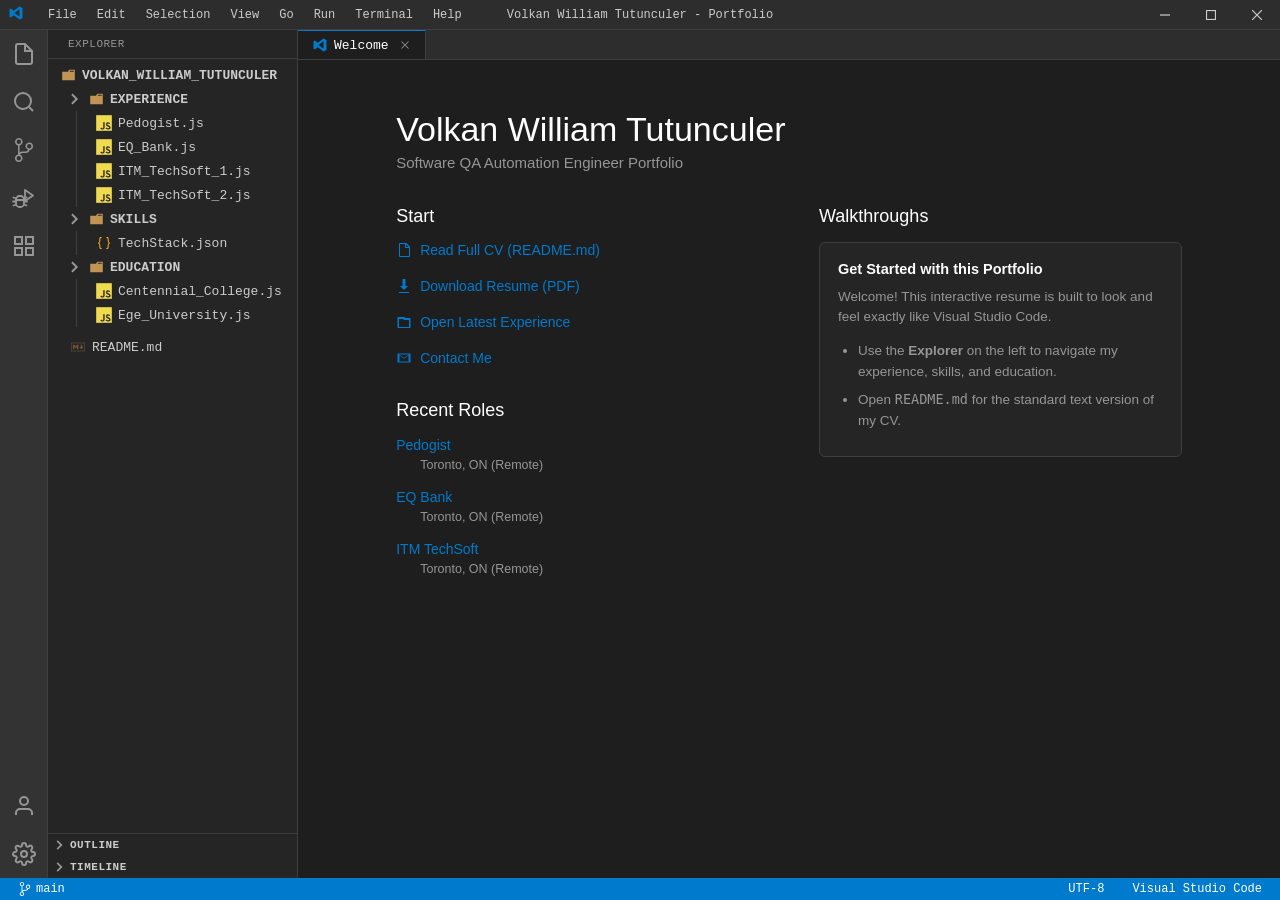
<file: index.html>
<!doctype html>
<html lang="en">
  <head>
    <meta charset="UTF-8" />
    <meta name="viewport" content="width=device-width, initial-scale=1.0" />
    <title>Volkan William Tutunculer - Portfolio</title>
    <link rel="stylesheet" href="style.css" />
  </head>

  <body>
    <div class="vscode-container">
      <div class="title-bar">
        <div class="title-bar-left">
          <div class="hamburger-menu" id="hamburger-btn">
            <svg
              viewBox="0 0 24 24"
              fill="none"
              stroke="currentColor"
              stroke-width="2"
            >
              <line x1="3" y1="12" x2="21" y2="12"></line>
              <line x1="3" y1="6" x2="21" y2="6"></line>
              <line x1="3" y1="18" x2="21" y2="18"></line>
            </svg>
          </div>
          <div class="title-bar-icon">
            <svg
              viewBox="0 0 16 16"
              fill="none"
              xmlns="http://www.w3.org/2000/svg"
            >
              <path
                d="M11.5 1.5L5.76 5.76L2.72 3.4L1.5 4.16V11.84L2.72 12.6L5.76 10.24L11.5 14.5L14.5 13.12V2.88L11.5 1.5ZM11.5 11.72L6.48 8L11.5 4.28V11.72Z"
                fill="currentColor"
              />
            </svg>
          </div>
          <div class="title-bar-menu">
            <span>File</span><span>Edit</span><span>Selection</span
            ><span>View</span><span>Go</span><span>Run</span
            ><span>Terminal</span><span>Help</span>
          </div>
        </div>
        <div class="title-bar-center">
          Volkan William Tutunculer - Portfolio
        </div>
        <div class="title-bar-right">
          <button class="title-bar-button">
            <svg viewBox="0 0 10 10" fill="none" stroke="currentColor">
              <path d="M0,5 H10" />
            </svg>
          </button>
          <button class="title-bar-button">
            <svg viewBox="0 0 10 10" fill="none" stroke="currentColor">
              <rect x="0.5" y="0.5" width="9" height="9" />
            </svg>
          </button>
          <button class="title-bar-button close">
            <svg viewBox="0 0 10 10" fill="none" stroke="currentColor">
              <path d="M0,0 L10,10 M10,0 L0,10" />
            </svg>
          </button>
        </div>
      </div>

      <div class="activity-bar">
        <div class="activity-bar-top">
          <div class="activity-bar-item" title="Explorer">
            <svg
              viewBox="0 0 24 24"
              fill="none"
              stroke="currentColor"
              stroke-width="2"
            >
              <path
                d="M13 2H6a2 2 0 0 0-2 2v16a2 2 0 0 0 2 2h12a2 2 0 0 0 2-2V9z"
              />
              <polyline points="13 2 13 9 20 9" />
            </svg>
          </div>
          <div class="activity-bar-item" title="Search">
            <svg
              viewBox="0 0 24 24"
              fill="none"
              stroke="currentColor"
              stroke-width="2"
            >
              <circle cx="11" cy="11" r="8" />
              <path d="m21 21-4.35-4.35" />
            </svg>
          </div>
          <div class="activity-bar-item" title="Source Control">
            <svg viewBox="0 0 24 24" fill="currentColor">
              <path
                d="M21.007 8.222A3.738 3.738 0 0 0 15.045 5.2a3.737 3.737 0 0 0 1.156 6.583 2.988 2.988 0 0 1-2.668 1.67h-2.99a4.456 4.456 0 0 0-2.989 1.165V7.4a3.737 3.737 0 1 0-1.494 0v9.117a3.776 3.776 0 1 0 1.816.099 2.99 2.99 0 0 1 2.668-1.667h2.99a4.484 4.484 0 0 0 4.223-3.039 3.736 3.736 0 0 0 3.25-3.687zM4.565 3.738a2.242 2.242 0 1 1 4.484 0 2.242 2.242 0 0 1-4.484 0zm4.484 16.441a2.242 2.242 0 1 1-4.484 0 2.242 2.242 0 0 1 4.484 0zm8.221-9.715a2.242 2.242 0 1 1 0-4.485 2.242 2.242 0 0 1 0 4.485z"
              />
            </svg>
          </div>
          <div class="activity-bar-item" title="Run and Debug">
            <svg
              viewBox="0 0 24 24"
              fill="none"
              stroke="currentColor"
              stroke-width="1.8"
              stroke-linecap="round"
              stroke-linejoin="round"
            >
              <polygon points="13,4 21,9.5 13,15" />
              <rect x="4" y="10" width="8" height="11" rx="3.5" />
              <path d="M4 14h8" />
              <path d="M1.5 11.5L4 12.5 M1 15.5h3 M1.5 19.5L4 18.5" />
              <path d="M14.5 11.5L12 12.5 M15 15.5h-3 M14.5 19.5L12 18.5" />
            </svg>
          </div>
          <div class="activity-bar-item" title="Extensions">
            <svg
              viewBox="0 0 24 24"
              fill="none"
              stroke="currentColor"
              stroke-width="2"
            >
              <rect x="3" y="3" width="7" height="7" />
              <rect x="14" y="3" width="7" height="7" />
              <rect x="14" y="14" width="7" height="7" />
              <rect x="3" y="14" width="7" height="7" />
            </svg>
          </div>
        </div>

        <div class="activity-bar-bottom">
          <div class="activity-bar-item" title="Accounts">
            <svg
              viewBox="0 0 24 24"
              fill="none"
              stroke="currentColor"
              stroke-width="2"
            >
              <path d="M20 21v-2a4 4 0 0 0-4-4H8a4 4 0 0 0-4 4v2" />
              <circle cx="12" cy="7" r="4" />
            </svg>
          </div>
          <div class="activity-bar-item" title="Manage" id="settings-icon">
            <svg
              viewBox="0 0 24 24"
              fill="none"
              stroke="currentColor"
              stroke-width="2"
            >
              <circle cx="12" cy="12" r="3" />
              <path
                d="M19.4 15a1.65 1.65 0 0 0 .33 1.82l.06.06a2 2 0 0 1 0 2.83 2 2 0 0 1-2.83 0l-.06-.06a1.65 1.65 0 0 0-1.82-.33 1.65 1.65 0 0 0-1 1.51V21a2 2 0 0 1-2 2 2 2 0 0 1-2-2v-.09A1.65 1.65 0 0 0 9 19.4a1.65 1.65 0 0 0-1.82.33l-.06.06a2 2 0 0 1-2.83 0 2 2 0 0 1 0-2.83l.06-.06a1.65 1.65 0 0 0 .33-1.82 1.65 1.65 0 0 0-1.51-1H3a2 2 0 0 1-2-2 2 2 0 0 1 2-2h.09A1.65 1.65 0 0 0 4.6 9a1.65 1.65 0 0 0-.33-1.82l-.06-.06a2 2 0 0 1 0-2.83 2 2 0 0 1 2.83 0l.06.06a1.65 1.65 0 0 0 1.82.33H9a1.65 1.65 0 0 0 1-1.51V3a2 2 0 0 1 2-2 2 2 0 0 1 2 2v.09a1.65 1.65 0 0 0 1 1.51 1.65 1.65 0 0 0 1.82-.33l.06-.06a2 2 0 0 1 2.83 0 2 2 0 0 1 0 2.83l-.06.06a1.65 1.65 0 0 0-.33 1.82V9a1.65 1.65 0 0 0 1.51 1H21a2 2 0 0 1 2 2 2 2 0 0 1-2 2h-.09a1.65 1.65 0 0 0-1.51 1z"
              />
            </svg>
            <div class="context-menu" id="settings-menu">
              <div class="context-menu-item" data-theme="dark">Dark Theme</div>
              <div class="context-menu-item" data-theme="light">
                Light Theme
              </div>
            </div>
          </div>
        </div>
      </div>

      <div class="sidebar-overlay" id="sidebar-overlay"></div>

      <div class="sidebar" id="sidebar">
        <div class="sidebar-header">EXPLORER</div>
        <div class="sidebar-content">
          <div class="file-tree">
            <div class="file-tree-item folder indent-0" style="cursor: default">
              <img
                src="img/default_folder.svg"
                width="16"
                height="16"
                class="icon-folder"
              />
              <span>VOLKAN_WILLIAM_TUTUNCULER</span>
            </div>

            <div class="folder-group">
              <div class="file-tree-item folder indent-1">
                <svg class="chevron" viewBox="0 0 16 16" fill="currentColor">
                  <path d="M5.2 3.9l1.4-1.4 5.5 5.5-5.5 5.5-1.4-1.4 4.1-4.1z" />
                </svg>
                <img
                  src="img/default_folder.svg"
                  width="16"
                  height="16"
                  class="icon-folder"
                />
                <span>EXPERIENCE</span>
              </div>
              <div class="folder-contents">
                <div class="file-tree-item indent-2" data-file="Pedogist.js">
                  <img src="img/file_type_js.svg" width="16" height="16" />
                  <span>Pedogist.js</span>
                </div>
                <div class="file-tree-item indent-2" data-file="EQ_Bank.js">
                  <img src="img/file_type_js.svg" width="16" height="16" />
                  <span>EQ_Bank.js</span>
                </div>
                <div
                  class="file-tree-item indent-2"
                  data-file="ITM_TechSoft_1.js"
                >
                  <img src="img/file_type_js.svg" width="16" height="16" />
                  <span>ITM_TechSoft_1.js</span>
                </div>
                <div
                  class="file-tree-item indent-2"
                  data-file="ITM_TechSoft_2.js"
                >
                  <img src="img/file_type_js.svg" width="16" height="16" />
                  <span>ITM_TechSoft_2.js</span>
                </div>
              </div>
            </div>

            <div class="folder-group">
              <div class="file-tree-item folder indent-1">
                <svg class="chevron" viewBox="0 0 16 16" fill="currentColor">
                  <path d="M5.2 3.9l1.4-1.4 5.5 5.5-5.5 5.5-1.4-1.4 4.1-4.1z" />
                </svg>
                <img
                  src="img/default_folder.svg"
                  width="16"
                  height="16"
                  class="icon-folder"
                />
                <span>SKILLS</span>
              </div>
              <div class="folder-contents">
                <div class="file-tree-item indent-2" data-file="TechStack.json">
                  <img src="img/file_type_json.svg" width="16" height="16" />
                  <span>TechStack.json</span>
                </div>
              </div>
            </div>

            <div class="folder-group">
              <div class="file-tree-item folder indent-1">
                <svg class="chevron" viewBox="0 0 16 16" fill="currentColor">
                  <path d="M5.2 3.9l1.4-1.4 5.5 5.5-5.5 5.5-1.4-1.4 4.1-4.1z" />
                </svg>
                <img
                  src="img/default_folder.svg"
                  width="16"
                  height="16"
                  class="icon-folder"
                />
                <span>EDUCATION</span>
              </div>
              <div class="folder-contents">
                <div
                  class="file-tree-item indent-2"
                  data-file="Centennial_College.js"
                >
                  <img src="img/file_type_js.svg" width="16" height="16" />
                  <span>Centennial_College.js</span>
                </div>
                <div
                  class="file-tree-item indent-2"
                  data-file="Ege_University.js"
                >
                  <img src="img/file_type_js.svg" width="16" height="16" />
                  <span>Ege_University.js</span>
                </div>
              </div>
            </div>

            <div
              class="file-tree-item indent-1"
              data-file="README.md"
              style="margin-top: 8px"
            >
              <img src="img/file_type_markdown.svg" width="16" height="16" />
              <span>README.md</span>
            </div>
          </div>

          <div class="sidebar-footer-panels">
            <div class="panel-header">
              <svg viewBox="0 0 16 16" fill="currentColor">
                <path d="M5.2 3.9l1.4-1.4 5.5 5.5-5.5 5.5-1.4-1.4 4.1-4.1z" />
              </svg>
              OUTLINE
            </div>
            <div class="panel-header">
              <svg viewBox="0 0 16 16" fill="currentColor">
                <path d="M5.2 3.9l1.4-1.4 5.5 5.5-5.5 5.5-1.4-1.4 4.1-4.1z" />
              </svg>
              TIMELINE
            </div>
          </div>
        </div>
      </div>

      <div class="editor">
        <div class="editor-tabs" id="tabs-container"></div>
        <div class="editor-content-wrapper">
          <div id="welcome-screen" class="welcome-screen" style="display: none">
            <div class="welcome-header">
              <h1>Volkan William Tutunculer</h1>
              <p>Software QA Automation Engineer Portfolio</p>
            </div>
            <div class="welcome-content">
              <div class="welcome-col">
                <h2>Start</h2>
                <ul class="welcome-list">
                  <li>
                    <a
                      class="welcome-link"
                      onclick="openFileHelper('README.md')"
                    >
                      <svg viewBox="0 0 16 16">
                        <path
                          d="M13.71 4.29l-3-3L10 1H4a1 1 0 0 0-1 1v12a1 1 0 0 0 1 1h9a1 1 0 0 0 1-1V5l-.29-.71zM10 2.41l2.59 2.59H10V2.41zM13 14H4V2h5v4h4v8z"
                        />
                      </svg>
                      Read Full CV (README.md)
                    </a>
                  </li>
                  <li>
                    <a
                      class="welcome-link"
                      href="william_tutunculer_resume_2303.pdf"
                      download="William_Tutunculer_Resume.pdf"
                      target="_blank"
                    >
                      <svg viewBox="0 0 16 16" fill="currentColor">
                        <path
                          d="M8 12l-4-4h2.5V1h3v7H12L8 12zm-5 2v1h10v-1H3z"
                        />
                      </svg>
                      Download Resume (PDF)
                    </a>
                  </li>
                  <li>
                    <a
                      class="welcome-link"
                      onclick="openFileHelper('Pedogist.js')"
                    >
                      <svg viewBox="0 0 16 16">
                        <path
                          d="M14 4h-4.5l-1-1h-7v11h13V4zm-1 9H3V5h4.08l1 1H13v7z"
                        />
                      </svg>
                      Open Latest Experience
                    </a>
                  </li>
                  <li>
                    <a
                      class="welcome-link"
                      href="mailto:volkan.tutunculer@outlook.com"
                    >
                      <svg viewBox="0 0 16 16">
                        <path
                          d="M1.5 3.5v9h13v-9h-13zM13 4.5l-5 3.5-5-3.5h10zm-.5 7h-9v-6l4.5 3.15L12.5 5.5v6z"
                        />
                      </svg>
                      Contact Me
                    </a>
                  </li>
                </ul>

                <h2>Recent Roles</h2>
                <ul class="welcome-list">
                  <li>
                    <a
                      class="welcome-link"
                      onclick="openFileHelper('Pedogist.js')"
                      >Pedogist</a
                    >
                    <div class="welcome-detail">Toronto, ON (Remote)</div>
                  </li>
                  <li>
                    <a
                      class="welcome-link"
                      onclick="openFileHelper('EQ_Bank.js')"
                      >EQ Bank</a
                    >
                    <div class="welcome-detail">Toronto, ON (Remote)</div>
                  </li>
                  <li>
                    <a
                      class="welcome-link"
                      onclick="openFileHelper('ITM_TechSoft_1.js')"
                      >ITM TechSoft</a
                    >
                    <div class="welcome-detail">Toronto, ON (Remote)</div>
                  </li>
                </ul>
              </div>

              <div class="welcome-col">
                <h2>Walkthroughs</h2>
                <div class="walkthrough-card">
                  <h3>Get Started with this Portfolio</h3>
                  <p>
                    Welcome! This interactive resume is built to look and feel
                    exactly like Visual Studio Code.
                  </p>
                  <ul class="walkthrough-bullets">
                    <li style="margin-bottom: 6px">
                      Use the <b>Explorer</b> on the left to navigate my
                      experience, skills, and education.
                    </li>
                    <li style="margin-bottom: 6px">
                      Open <code>README.md</code> for the standard text version
                      of my CV.
                    </li>
                  </ul>
                </div>
              </div>
            </div>
          </div>

          <div class="editor-code" id="editor-code">
            <div class="line-numbers" id="line-numbers-container"></div>
            <div class="code-area">
              <pre id="code-output"></pre>
            </div>
          </div>

          <div
            class="terminal-container"
            id="terminal-container"
            style="display: none"
          >
            <div class="terminal-header">
              <span>PROBLEMS</span>
              <span>OUTPUT</span>
              <span>DEBUG CONSOLE</span>
              <span class="active">TERMINAL</span>
              <span>PORTS</span>

              <div class="terminal-header-right">
                <svg
                  viewBox="0 0 24 24"
                  fill="none"
                  stroke="currentColor"
                  stroke-width="2"
                >
                  <path d="M12 20h9" />
                  <path
                    d="M16.5 3.5a2.121 2.121 0 0 1 3 3L7 19l-4 1 1-4L16.5 3.5z"
                  />
                </svg>
                <svg
                  viewBox="0 0 24 24"
                  fill="none"
                  stroke="currentColor"
                  stroke-width="2"
                >
                  <polyline points="3 6 5 6 21 6" />
                  <path
                    d="M19 6v14a2 2 0 0 1-2 2H7a2 2 0 0 1-2-2V6m3 0V4a2 2 0 0 1 2-2h4a2 2 0 0 1 2 2v2"
                  />
                  <line x1="10" y1="11" x2="10" y2="17" />
                  <line x1="14" y1="11" x2="14" y2="17" />
                </svg>
                <svg
                  viewBox="0 0 24 24"
                  fill="none"
                  stroke="currentColor"
                  stroke-width="2"
                >
                  <polyline points="18 15 12 9 6 15" />
                </svg>
                <svg
                  viewBox="0 0 24 24"
                  fill="none"
                  stroke="currentColor"
                  stroke-width="2"
                >
                  <line x1="18" y1="6" x2="6" y2="18" />
                  <line x1="6" y1="6" x2="18" y2="18" />
                </svg>
              </div>
            </div>
            <div class="terminal-body" id="terminal-body">
              <div class="terminal-prompt">
                <span class="term-path">PS D:\Projects\Portfolio&gt;</span>
                <span class="term-cursor"></span>
              </div>
            </div>
          </div>
        </div>
      </div>

      <div class="status-bar">
        <div class="status-bar-left">
          <div class="status-bar-item">
            <svg viewBox="0 0 24 24" fill="currentColor">
              <path
                d="M21.007 8.222A3.738 3.738 0 0 0 15.045 5.2a3.737 3.737 0 0 0 1.156 6.583 2.988 2.988 0 0 1-2.668 1.67h-2.99a4.456 4.456 0 0 0-2.989 1.165V7.4a3.737 3.737 0 1 0-1.494 0v9.117a3.776 3.776 0 1 0 1.816.099 2.99 2.99 0 0 1 2.668-1.667h2.99a4.484 4.484 0 0 0 4.223-3.039 3.736 3.736 0 0 0 3.25-3.687zM4.565 3.738a2.242 2.242 0 1 1 4.484 0 2.242 2.242 0 0 1-4.484 0zm4.484 16.441a2.242 2.242 0 1 1-4.484 0 2.242 2.242 0 0 1 4.484 0zm8.221-9.715a2.242 2.242 0 1 1 0-4.485 2.242 2.242 0 0 1 0 4.485z"
              /></svg
            ><span>main</span>
          </div>
        </div>
        <div class="status-bar-right">
          <div class="status-bar-item">UTF-8</div>
          <div class="status-bar-item" id="status-language">
            Visual Studio Code
          </div>
        </div>
      </div>
    </div>

    <script src="script.js"></script>
  </body>
</html>
</file>
<file: style.css>
/* VS Code Dark+ Theme Colors */
:root {
  --vscode-bg: #1e1e1e;
  --vscode-sidebar-bg: #252526;
  --vscode-activity-bar-bg: #333333;
  --vscode-editor-bg: #1e1e1e;
  --vscode-tab-bg: #2d2d2d;
  --vscode-tab-active-bg: #1e1e1e;
  --vscode-status-bar-bg: #007acc;
  --vscode-border: #3e3e42;

  --vscode-fg: #cccccc;
  --vscode-fg-secondary: #969696;
  --vscode-fg-active: #ffffff;

  --vscode-accent: #007acc;
  --vscode-accent-hover: #1f8ad2;
  --vscode-hover: #2a2d2e;
  --vscode-line-number: #858585;
  --vscode-selection: #264f78;
  --vscode-guide: #404040;

  /* Syntax Highlighting */
  --syntax-keyword: #569cd6;
  --syntax-string: #ce9178;
  --syntax-number: #b5cea8;
  --syntax-property: #9cdcfe;
  --syntax-comment: #6a9955;

  /* Terminal Colors */
  --term-green: #16c60c;
  --term-blue: #3b8eea;
  --term-yellow: #f5f543;
}

* {
  margin: 0;
  padding: 0;
  box-sizing: border-box;
}

body {
  font-family: "Consolas", "Courier New", "Monaco", monospace;
  background: var(--vscode-bg);
  color: var(--vscode-fg);
  overflow: hidden;
  height: 100vh;
}

/* Main Container */
.vscode-container {
  display: grid;
  grid-template-columns: 48px 250px 1fr;
  grid-template-rows: 30px 1fr 22px;
  height: 100vh;
  width: 100vw;
  position: relative;
}

/* Title Bar */
.title-bar {
  grid-column: 1 / -1;
  grid-row: 1;
  background: var(--vscode-tab-bg);
  display: flex;
  align-items: center;
  justify-content: space-between;
  padding: 0;
  font-size: 12px;
  border-bottom: 1px solid var(--vscode-border);
  user-select: none;
}

.title-bar-left {
  display: flex;
  align-items: center;
  gap: 16px;
  padding-left: 8px;
}

.hamburger-menu {
  display: none;
  align-items: center;
  justify-content: center;
  width: 26px;
  height: 26px;
  cursor: pointer;
  border-radius: 3px;
}

.hamburger-menu:hover {
  background: var(--vscode-hover);
}

.title-bar-icon svg {
  width: 16px;
  height: 16px;
  color: #007acc;
  transition: color 0.2s ease;
  cursor: pointer;
}

.title-bar-icon:hover svg {
  color: #4fb1ff;
}

.title-bar-menu {
  display: flex;
  gap: 4px;
}

.title-bar-menu span {
  padding: 4px 8px;
  cursor: pointer;
  transition: background 0.1s;
}

.title-bar-menu span:hover {
  background: var(--vscode-hover);
}

.title-bar-center {
  position: absolute;
  left: 50%;
  transform: translateX(-50%);
  white-space: nowrap;
}

.title-bar-right {
  display: flex;
  height: 100%;
}

.title-bar-button {
  width: 46px;
  height: 100%;
  display: flex;
  align-items: center;
  justify-content: center;
  background: transparent;
  border: none;
  color: var(--vscode-fg);
  cursor: default;
  transition: background 0.1s;
}

.title-bar-button:hover {
  background: rgba(255, 255, 255, 0.1);
}

.title-bar-button.close:hover {
  background: #e81123;
  color: white;
}

.title-bar-button svg {
  width: 10px;
  height: 10px;
  stroke-width: 1.2;
}

/* Activity Bar */
.activity-bar {
  grid-column: 1;
  grid-row: 2;
  background: var(--vscode-activity-bar-bg);
  display: flex;
  flex-direction: column;
  align-items: center;
  border-right: 1px solid var(--vscode-border);
  z-index: 40;
}

.activity-bar-top {
  display: flex;
  flex-direction: column;
  align-items: center;
  width: 100%;
}

.activity-bar-bottom {
  display: flex;
  flex-direction: column;
  align-items: center;
  width: 100%;
  margin-top: auto;
}

.activity-bar-item {
  width: 48px;
  height: 48px;
  display: flex;
  align-items: center;
  justify-content: center;
  color: var(--vscode-fg-secondary);
  cursor: default;
  position: relative;
}

.activity-bar-item:hover {
  color: var(--vscode-fg-active);
}

.activity-bar-item svg {
  width: 24px;
  height: 24px;
}

.sidebar-overlay {
  display: none;
  position: absolute;
  top: 30px;
  left: 48px;
  right: 0;
  bottom: 22px;
  background: rgba(0, 0, 0, 0.5);
  z-index: 30;
}

/* Sidebar & Explorer */
.sidebar {
  grid-column: 2;
  grid-row: 2;
  background: var(--vscode-sidebar-bg);
  display: flex;
  flex-direction: column;
  border-right: 1px solid var(--vscode-border);
  overflow: hidden;
  z-index: 10;
}

.sidebar-header {
  padding: 8px 20px;
  font-size: 11px;
  letter-spacing: 0.5px;
  color: var(--vscode-fg-secondary);
  border-bottom: 1px solid var(--vscode-border);
  flex-shrink: 0;
}

.sidebar-content {
  flex: 1;
  display: flex;
  flex-direction: column;
  overflow-y: auto;
}

.file-tree {
  padding: 4px 0;
  flex: 1;
}

.file-tree-item {
  display: flex;
  align-items: center;
  gap: 6px;
  padding: 4px 8px;
  font-size: 13px;
  cursor: pointer;
  color: var(--vscode-fg);
  transition: background 0.1s;
  user-select: none;
}

.file-tree-item:hover {
  background: var(--vscode-hover);
}

.file-tree-item.active {
  background: var(--vscode-selection);
  color: var(--vscode-fg-active);
}

.file-tree-item.folder {
  font-weight: 600;
}

.file-tree-item.folder.indent-0:hover {
  background: transparent;
}

.chevron {
  transition: transform 0.15s ease;
  margin-left: -4px;
  color: var(--vscode-fg-secondary);
}

.folder-group.collapsed .chevron {
  transform: rotate(-90deg);
}

.folder-group.collapsed .folder-contents {
  display: none;
}

.indent-0 {
  padding-left: 12px;
}
.indent-1 {
  padding-left: 22px;
}
.indent-2 {
  padding-left: 48px;
}

.folder-contents {
  position: relative;
}

.folder-contents::before {
  content: "";
  position: absolute;
  left: 28px;
  top: 0;
  bottom: 0;
  width: 1px;
  background: var(--vscode-guide);
  z-index: 1;
}

.file-tree-item svg {
  width: 16px;
  height: 16px;
  flex-shrink: 0;
  position: relative;
  z-index: 2;
}

.icon-folder {
  color: #dcb67a;
}

.sidebar-footer-panels {
  flex-shrink: 0;
  border-top: 1px solid var(--vscode-border);
}

.panel-header {
  display: flex;
  align-items: center;
  padding: 0 4px;
  height: 22px;
  font-size: 11px;
  font-weight: 600;
  letter-spacing: 0.5px;
  color: var(--vscode-fg);
  cursor: default;
  transition: background 0.1s;
  user-select: none;
}

.panel-header:hover {
  background: var(--vscode-hover);
}

.panel-header svg {
  width: 14px;
  height: 14px;
  margin-right: 4px;
  color: var(--vscode-fg-secondary);
}

/* Editor Layout */
.editor {
  grid-column: 3;
  grid-row: 2;
  background: var(--vscode-editor-bg);
  display: flex;
  flex-direction: column;
  overflow: hidden;
}

.editor-tabs {
  display: flex;
  background: var(--vscode-tab-bg);
  border-bottom: 1px solid var(--vscode-border);
  overflow-x: auto;
  flex-shrink: 0;
  height: 30px;
  -ms-overflow-style: none;
  scrollbar-width: none;
}

.editor-tabs::-webkit-scrollbar {
  display: none;
}

.editor-tab {
  display: flex;
  align-items: center;
  gap: 6px;
  padding: 0 10px 0 14px;
  height: 100%;
  font-size: 13px;
  background: var(--vscode-tab-bg);
  color: var(--vscode-fg-secondary);
  border-right: 1px solid var(--vscode-border);
  border-top: 2px solid transparent;
  cursor: pointer;
  min-width: 120px;
  max-width: 200px;
  user-select: none;
}

.editor-tab:hover {
  color: var(--vscode-fg);
}

.editor-tab.active {
  background: var(--vscode-tab-active-bg);
  color: var(--vscode-fg-active);
  border-top: 1.5px solid var(--vscode-accent);
}

.tab-name {
  flex: 1;
  white-space: nowrap;
  overflow: hidden;
  text-overflow: ellipsis;
}

.tab-close {
  display: flex;
  align-items: center;
  justify-content: center;
  width: 20px;
  height: 20px;
  border-radius: 4px;
  border: none;
  background: transparent;
  color: var(--vscode-fg-secondary);
  cursor: pointer;
  opacity: 0;
  transition:
    opacity 0.1s,
    background 0.1s;
}

.editor-tab:hover .tab-close,
.editor-tab.active .tab-close {
  opacity: 1;
}

.tab-close:hover {
  background: var(--vscode-hover);
  color: var(--vscode-fg-active);
}

.editor-content-wrapper {
  flex: 1;
  display: flex;
  flex-direction: column;
  overflow: hidden;
}

/* WELCOME SCREEN (VS CODE STYLE) */
.welcome-screen {
  font-family: "Segoe WPC", "Segoe UI", Tahoma, Geneva, Verdana, sans-serif;
  padding: 50px 10%;
  color: var(--vscode-fg);
  height: 100%;
  overflow-y: auto;
  background: var(--vscode-editor-bg);
  display: flex;
  flex-direction: column;
}

.welcome-header h1 {
  font-size: 34px;
  font-weight: 300;
  color: var(--vscode-fg-active);
  margin-bottom: 5px;
}

.welcome-header p {
  font-size: 15px;
  color: var(--vscode-fg-secondary);
  margin-bottom: 35px;
  font-weight: 400;
}

.welcome-content {
  display: flex;
  gap: 60px;
  flex-wrap: wrap;
}

.welcome-col {
  flex: 1;
  min-width: 250px;
}

.welcome-col h2 {
  font-size: 18px;
  font-weight: 400;
  margin-bottom: 15px;
  color: var(--vscode-fg-active);
}

.welcome-list {
  list-style: none;
  margin-bottom: 30px;
}

.welcome-list li {
  margin-bottom: 16px;
}

.welcome-link {
  display: inline-flex;
  align-items: center;
  gap: 8px;
  cursor: pointer;
  color: var(--vscode-accent);
  text-decoration: none;
  font-size: 14px;
}

.welcome-link:hover {
  color: var(--vscode-accent-hover);
}

.welcome-link svg {
  width: 16px;
  height: 16px;
  fill: currentColor;
  flex-shrink: 0;
}

.welcome-detail {
  font-size: 12.5px;
  color: var(--vscode-fg-secondary);
  margin-left: 24px;
  margin-top: 4px;
}

.walkthrough-card {
  background: rgba(255, 255, 255, 0.03);
  padding: 18px;
  border-radius: 6px;
  border: 1px solid var(--vscode-border);
  margin-bottom: 15px;
  transition: background 0.2s;
}

.walkthrough-card:hover {
  background: rgba(255, 255, 255, 0.05);
}

.walkthrough-card h3 {
  font-size: 14.5px;
  margin-bottom: 10px;
  color: var(--vscode-fg-active);
  font-weight: 600;
}

.walkthrough-card p {
  font-size: 13.5px;
  color: var(--vscode-fg-secondary);
  line-height: 1.5;
}

.walkthrough-bullets {
  margin-top: 12px;
  margin-left: 20px;
  font-size: 13.5px;
  color: var(--vscode-fg-secondary);
  line-height: 1.6;
}

/* CODE AREA */
.editor-code {
  flex: 1;
  display: flex;
  overflow: auto;
}

.line-numbers {
  padding: 16px 8px;
  background: var(--vscode-editor-bg);
  color: var(--vscode-line-number);
  font-size: 13px;
  line-height: 20px;
  text-align: right;
  min-width: 50px;
  user-select: none;
  border-right: 1px solid var(--vscode-border);
}

.line-number {
  height: 20px;
}

.code-area {
  flex: 1;
  padding: 16px;
  overflow: auto;
}

.code-area pre {
  margin: 0;
  font-size: 14px;
  line-height: 20px;
  color: var(--vscode-fg);
  white-space: pre-wrap;
}

/* TERMINAL AREA */
.terminal-container {
  height: 25%;
  min-height: 120px;
  border-top: 1px solid var(--vscode-border);
  background: var(--vscode-editor-bg);
  display: flex;
  flex-direction: column;
  flex-shrink: 0;
}

.terminal-header {
  display: flex;
  align-items: center;
  gap: 16px;
  padding: 0 16px;
  height: 35px;
  font-size: 11px;
  letter-spacing: 0.5px;
  color: var(--vscode-fg-secondary);
  border-bottom: 1px solid var(--vscode-border);
  user-select: none;
}

.terminal-header span {
  cursor: pointer;
  text-transform: uppercase;
}

.terminal-header span:hover {
  color: var(--vscode-fg);
}

.terminal-header span.active {
  color: var(--vscode-fg-active);
  border-bottom: 1px solid var(--vscode-accent);
  height: 100%;
  display: flex;
  align-items: center;
}

.terminal-header-right {
  margin-left: auto;
  display: flex;
  gap: 8px;
  align-items: center;
}

.terminal-header-right svg {
  width: 14px;
  height: 14px;
  cursor: pointer;
}

.terminal-header-right svg:hover {
  color: var(--vscode-fg-active);
}

.terminal-body {
  flex: 1;
  padding: 10px 16px;
  overflow-y: auto;
  font-size: 13.5px;
  line-height: 1.6;
  color: var(--vscode-fg);
}

.terminal-prompt {
  display: flex;
  align-items: center;
  gap: 8px;
  margin-bottom: 8px;
}

.term-path {
  color: var(--term-green);
  font-weight: bold;
}

.term-cursor {
  display: inline-block;
  width: 8px;
  height: 15px;
  background-color: var(--vscode-fg);
  animation: blink 1s step-end infinite;
  vertical-align: middle;
}

@keyframes blink {
  0%,
  100% {
    opacity: 1;
  }
  50% {
    opacity: 0;
  }
}

/* Syntax Highlights */
.keyword {
  color: var(--syntax-keyword);
}
.string {
  color: var(--syntax-string);
}
.number {
  color: var(--syntax-number);
}
.property {
  color: var(--syntax-property);
}
.comment {
  color: var(--syntax-comment);
  font-style: italic;
}
.punctuation {
  color: var(--vscode-fg);
}

/* Status Bar */
.status-bar {
  grid-column: 1 / -1;
  grid-row: 3;
  background: var(--vscode-status-bar-bg);
  display: flex;
  align-items: center;
  justify-content: space-between;
  padding: 0 12px;
  font-size: 12px;
  color: #ffffff;
  z-index: 20;
}

.status-bar-left,
.status-bar-right {
  display: flex;
  align-items: center;
  gap: 16px;
}

.status-bar-item {
  display: flex;
  align-items: center;
  gap: 4px;
  cursor: pointer;
  padding: 0 6px;
}

.status-bar-item:hover {
  background: rgba(255, 255, 255, 0.1);
}

.status-bar-item svg {
  width: 14px;
  height: 14px;
}

::-webkit-scrollbar {
  width: 10px;
  height: 10px;
}

::-webkit-scrollbar-track {
  background: var(--vscode-editor-bg);
}

::-webkit-scrollbar-thumb {
  background: #424242;
  border-radius: 5px;
}

::-webkit-scrollbar-thumb:hover {
  background: #4e4e4e;
}

@media (max-width: 768px) {
  .vscode-container {
    grid-template-columns: 48px 1fr;
  }

  .editor {
    grid-column: 2;
  }

  .title-bar-menu,
  .title-bar-center {
    display: none;
  }

  .hamburger-menu {
    display: flex;
  }

  .sidebar-overlay.active {
    display: block;
  }

  .sidebar {
    position: absolute;
    top: 30px;
    left: 48px;
    bottom: 22px;
    width: 260px;
    max-width: calc(100vw - 48px);
    background: var(--vscode-sidebar-bg);
    z-index: 50;
    transform: translateX(-119%);
    transition: transform 0.25s ease-in-out;
    box-shadow: 4px 0 15px rgba(0, 0, 0, 0.5);
    grid-column: unset;
    grid-row: unset;
    margin: 0;
  }

  .sidebar.open {
    transform: translateX(0);
  }

  .status-bar-right .status-bar-item:not(:last-child) {
    display: none;
  }

  .terminal-header span:not(.active) {
    display: none;
  }

  .welcome-content {
    gap: 20px;
    flex-direction: column;
  }
}

/* --- VS CODE SETTINGS MENU --- */
.context-menu {
  display: none;
  position: absolute;
  bottom: 10px;
  left: 54px;
  background: var(--vscode-sidebar-bg);
  border: 1px solid var(--vscode-border);
  border-radius: 4px;
  box-shadow: 0 4px 12px rgba(0, 0, 0, 0.25);
  padding: 6px 0;
  min-width: 150px;
  z-index: 100;
  text-align: left;
  font-family: "Segoe WPC", "Segoe UI", Tahoma, sans-serif;
}

.context-menu.show {
  display: block;
}

.context-menu-item {
  padding: 6px 20px;
  font-size: 13px;
  color: var(--vscode-fg);
  cursor: pointer;
  display: flex;
  align-items: center;
}

.context-menu-item:hover {
  background: var(--vscode-accent);
  color: #ffffff;
}

body.light-theme {
  --vscode-bg: #ffffff;
  --vscode-sidebar-bg: #f3f3f3;
  --vscode-activity-bar-bg: #f3f3f3; /* GÜNCELLEME 1: Activity bar artık açık renk */
  --vscode-editor-bg: #ffffff;
  --vscode-tab-bg: #ececec;
  --vscode-tab-active-bg: #ffffff;
  --vscode-border: #cccccc;

  --vscode-fg: #333333;
  --vscode-fg-secondary: #616161;
  --vscode-fg-active: #000000;

  --vscode-hover: #e4e6f1;
  --vscode-line-number: #237893;
  --vscode-selection: #add6ff;
  --vscode-guide: #d4d4d4;

  /* Syntax Highlighting (Light) */
  --syntax-keyword: #0000ff;
  --syntax-string: #a31515;
  --syntax-number: #098658;
  --syntax-property: #001080;
  --syntax-comment: #008000;

  /* Terminal (Light) */
  --term-green: #008000;
  --term-blue: #0451a5;
  --term-yellow: #795e26;
}

/* Light temada Activity Bar ikonlarının rengini düzeltmek için */
body.light-theme .activity-bar-item {
  color: #858585; /* Pasif ikonlar koyu gri */
}
body.light-theme .activity-bar-item:hover {
  color: #333333; /* Üzerine gelince siyaha yakın olsun */
}

/* GÜNCELLEME 3: Klasör ikonları Light temada daha okunaklı, koyu bir altın/sarı rengi alır */
body.light-theme .icon-folder {
  color: #c48b10;
}

/* VS Code Icons için hizalama ayarı */
.file-tree-item img {
  width: 16px;
  height: 16px;
  flex-shrink: 0;
  position: relative;
  z-index: 2;
}

.editor-tab img {
  width: 16px;
  height: 16px;
}
</file>
